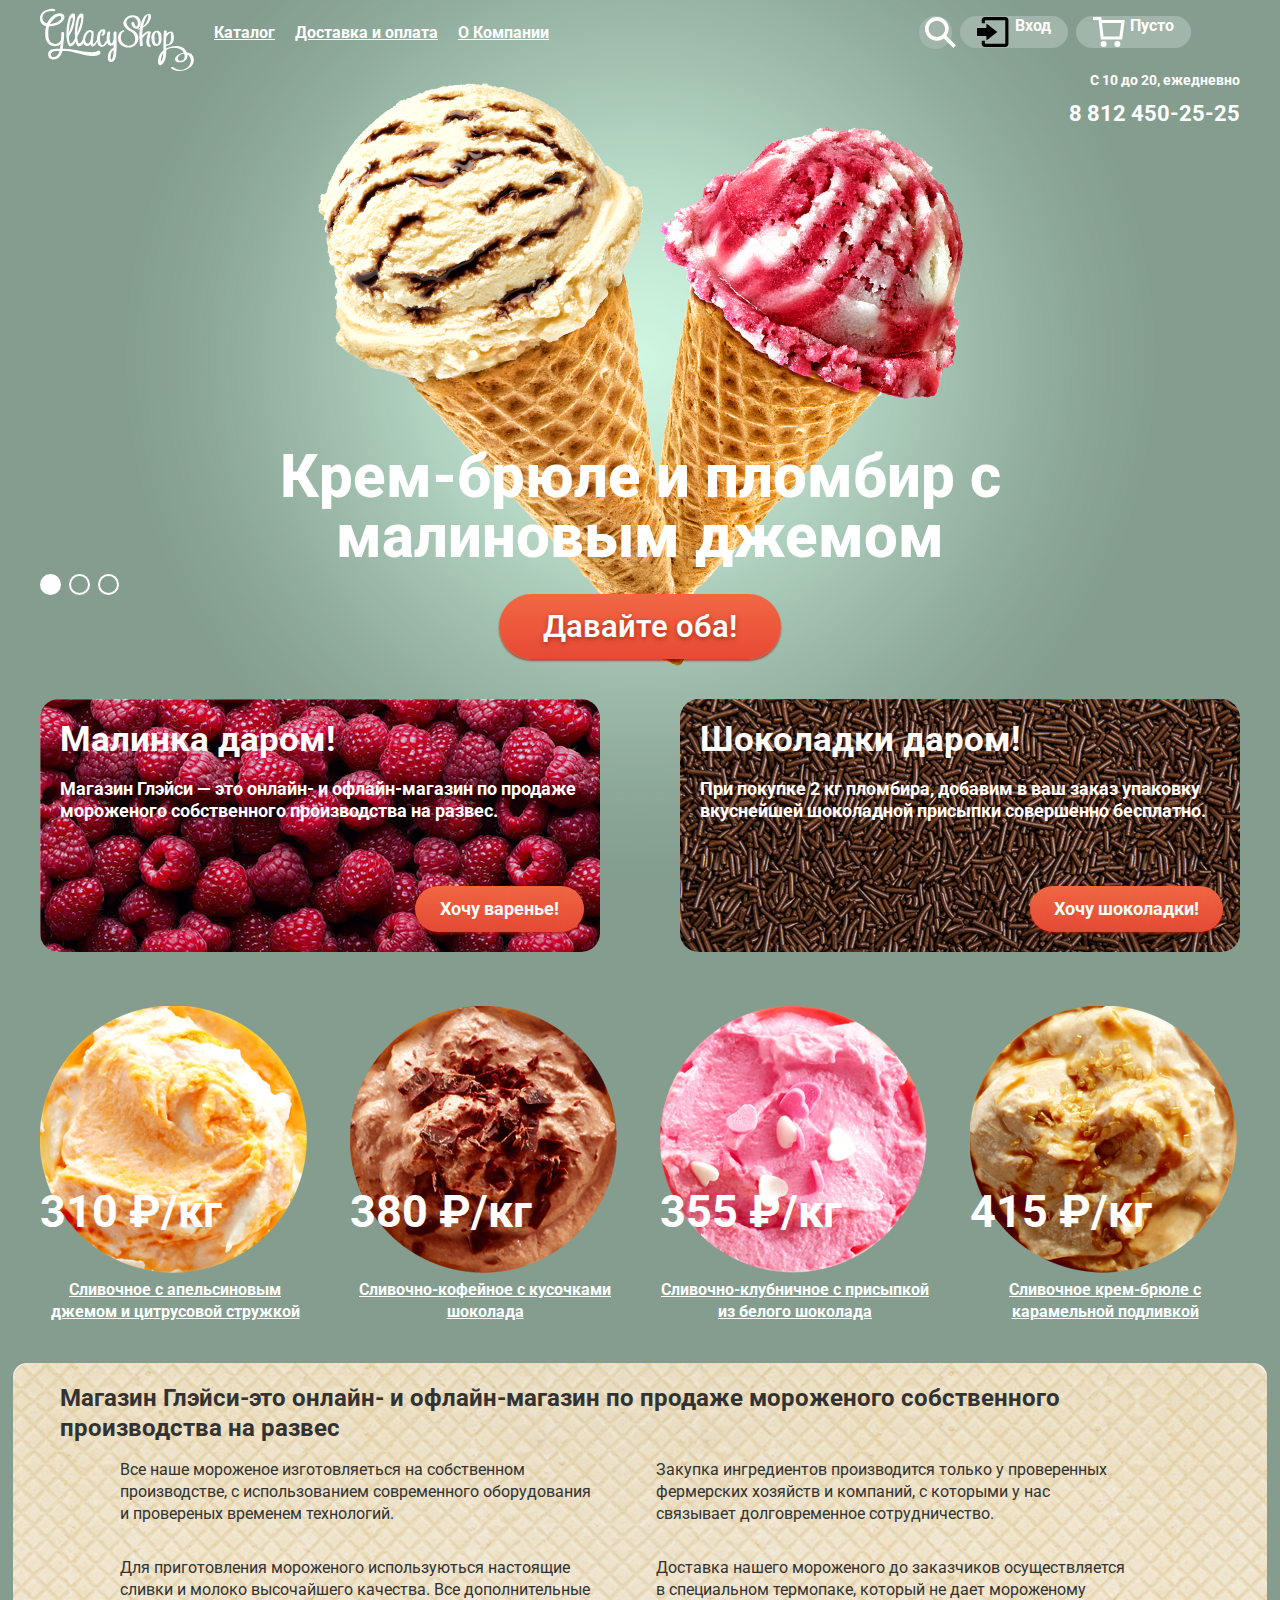
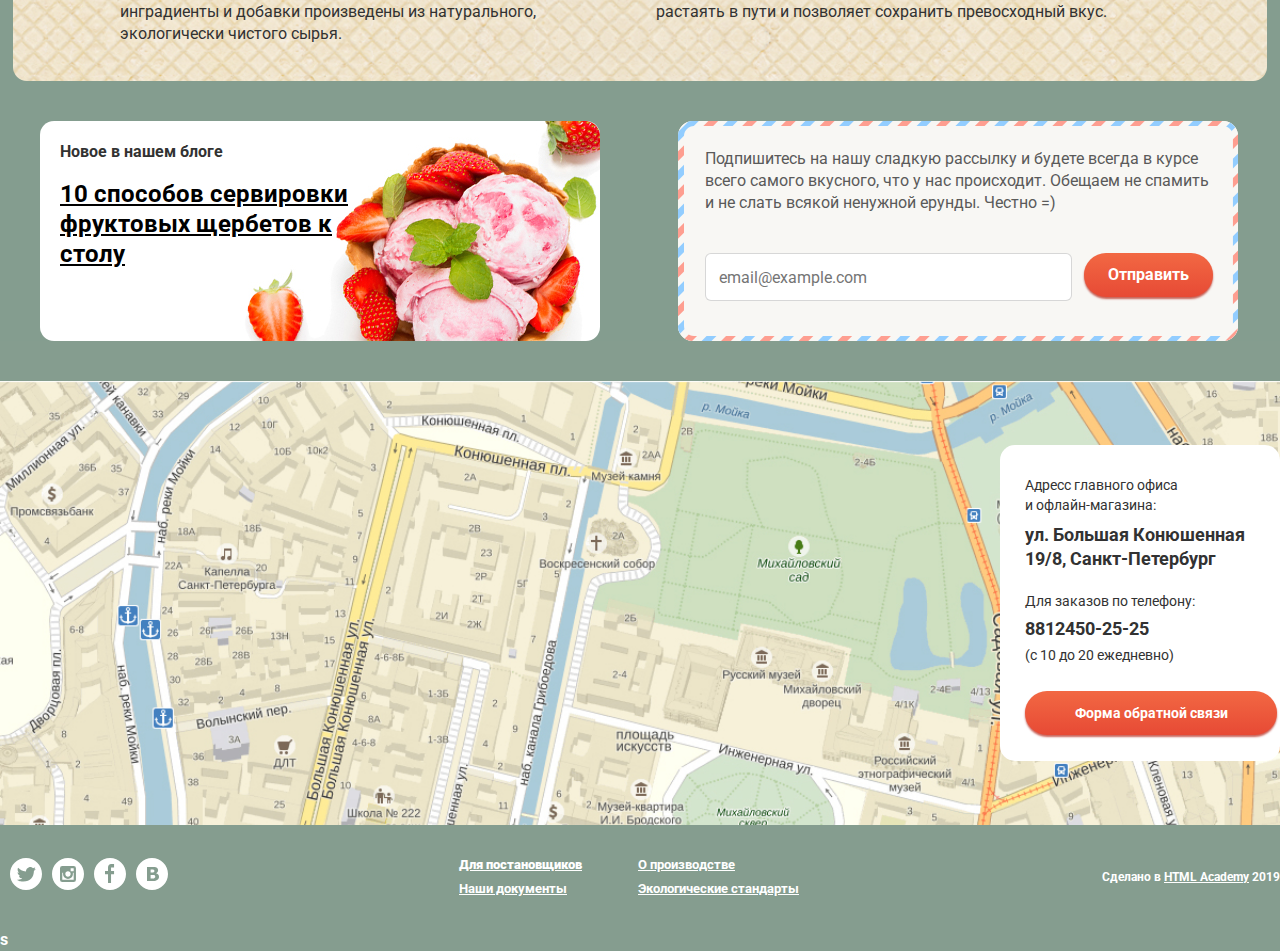
<file: index.html>
<!DOCTYPE html>
<html lang="ru">

<head>
  <meta charset="utf-8">
  <title>HTML Academy: Глейси</title>
  <link href="https://fonts.googleapis.com/css?family=Roboto:400,700&display=swap&subset=cyrillic" rel="stylesheet">
  <link href="css/normalize.css" rel="stylesheet">
  <link href="css/style.css" rel="stylesheet">
</head>

<body>
  <input class="visually-hidden" type="radio" id="product-1" name="toggle" checked>
  <input class="visually-hidden" type="radio" id="product-2" name="toggle">
  <input class="visually-hidden" type="radio" id="product-3" name="toggle">
  <div class="site-wrapper">
    <header>
      <div class="main-header container">
        <nav class="site-navigation">
          <a class="logo">
            <img src="img/svg-gllacy/logo.svg" width="154" height="64" alt="Логотип магазина Глэйси">
          </a>
          <ul class="site-menu">
            <li class="menu-item">
              <a href="catalog.html" class="menu-item-link">Каталог</a>
              <ul class="sub-menu">
                <li>Новинки</li>
                <li><a href="catalog.html">Сливочное</a></li>
                <li><a href="#">Щербеты</a></li>
                <li><a href="#">Фруктовый лед</a></li>
                <li><a href="#">Мелорин</a></li>
              </ul>
            </li>
            <li class="menu-item"><a href="dostavka.html" class="menu-item-link">Доставка и оплата</a></li>
            <li class="menu-item"><a href="company.html" class="menu-item-link">О Компании</a></li>
          </ul>
          <ul class="user-navigation">
            <li>
              <button type="button" class="header-button header-button-search"><img src="img/svg-gllacy/loupe.svg"></button>
              <form class="hidden">
                <input id="seach" type="text" name="seach-1" placeholder="Что ищем?">
              </form>
            </li>
            <li>
              <button type="button" class="header-button header-button-entrance"><img src="img/svg-gllacy/entrance.svg" class="image-entrance">Вход</button>
              <form class="hidden" action="https://echo.htmlacademy.ru" method="post">
                <p>
                  <input id="user-login" type="text" name="login" placeholder="Электронная почта">
                </p>
                <p>
                  <input id="user-password" type="password" name="password" placeholder="Пароль">
                </p>
                <p>
                  <a href="#">Я забыл пароль!</a>
                  <a href="#">Новая регистрация</a>
                </p>
                <button type="submit">Войти</button>
              </form>
            </li>
            <li><button type="button" class="header-button header-button-basket"><img src="img/svg-gllacy/basket.svg" class="image-basket">Пусто</button></li>
          </ul>
        </nav>
      </div>
      <div class="user-information container">
        <p class="schedule">С 10 до 20, ежедневно</p>
        <p class="phone-number">8 812 450-25-25</p>
      </div>
    </header>
    <main class="main-content">
      <div class="container">
        <div>
          <section class="slider">
            <div class="slider-controls">
              <label for="product-1">Первый</label>
              <label for="product-2">Второй</label>
              <label for="product-3">Третий</label>
            </div>
            <ul class="slider-list">
              <li class="slider-item slide" id="slide1">
                <h3 class="slide-title">
                  Крем-брюле и пломбир с малиновым джемом
                </h3>
                <a class="button slide-button" href="#">Давайте оба!</a>
              </li>
              <li class="slider-item slide" id="slide2">
                <h3 class="slide-title">
                  Шоколадный пломбир и лимонный сорбет
                </h3>
                <a class="button slide-button" href="#">Давайте оба!</a>
              </li>
              <li class="slider-item slide" id="slide3">
                <h3 class="slide-title">
                  Пломбир с помадкой и клубничный щербет
                </h3>
                <a class="button slide-button" href="#">Давайте оба!</a>
              </li>
            </ul>
          </section>
        </div>
      </div>
      <div class="stock container">
        <div class="raspberry">
          <div class="contant">
            <p class="bold-font">Малинка даром!</p>
            <p class="raspberry-text">Магазин Глэйси — это онлайн- и офлайн-магазин по продаже мороженого собственного производства на развес.</p>
            <button type="button" class="button-stock-raspberry button">Хочу варенье!</button>
          </div>
        </div>
        <div class="chocolate">
          <div class="contant">
            <p class="bold-font">Шоколадки даром!</p>
            <p>При покупке 2 кг пломбира, добавим в ваш заказ упаковку<br>
              вкуснейшей шоколадной присыпки совершенно бесплатно.</p>
            <button type="button" class="button-stock-chocalate button">Хочу шоколадки!</button>
          </div>
        </div>
      </div>
      <section class="container">
        <h3 class="hidden">Список сливочного мороженого</h3>
        <ul class="ice-cream-list">
          <li class="card">
            <div class="card-content">
              <img src="img/catalog/1.png" width="267" height="267">
              <p class="card-price">310 ₽<span>/кг</span></p>
            </div>
            <a href="" class="card-link">Сливочное с апельсиновым джемом и цитрусовой стружкой</a>
          </li>
          <li class="card">
            <div class="card-content">
              <img src="img/catalog/2.png" width="267" height="267">
              <p class="card-price">380 ₽<span>/кг</span></p>
            </div>
            <a href="" class="card-link">Сливочно-кофейное с кусочками шоколада</a>
          </li>
          <li class="card">
            <div class="card-content">
              <img src="img/catalog/3.png" width="267" height="267">
              <p class="card-price">355 ₽<span>/кг</span></p>
            </div>
            <a href="" class="card-link">Сливочно-клубничное с присыпкой из белого шоколада</a>
          </li>
          <li class="card">
            <div class="card-content">
              <img src="img/catalog/4.png" width="267" height="267">
              <p class="card-price">415 ₽<span>/кг</span></p>
            </div>
            <a href="" class="card-link">Сливочное крем-брюле с карамельной подливкой</a>
          </li>
        </ul>
      </section>
      <section class="features container">
        <h2 class="hidden">Преимущества</h2>
        <div class="contant">
          <p class="features-text">Магазин Глэйси-это онлайн- и офлайн-магазин по продаже мороженого
            собственного производства на развес</p>
          <ul class="features-list">
            <li class="feature-item">
              <p>Все наше мороженое изготовляеться на собственном производстве,
                с использованием современного оборудования и провереных временем технологий.</p>
            </li>

            <li class="feature-item">
              <p>Закупка ингредиентов производится только у проверенных
                фермерских хозяйств и компаний, с которыми у нас связывает
                долговременное сотрудничество.</p>
            </li>
            <li class="feature-item">
              <p>Для приготовления мороженого используються настоящие
                сливки и молоко высочайшего качества. Все дополнительные
                инградиенты и добавки произведены из натурального,
                экологически чистого сырья.</p>
            </li>
            <li class="feature-item">
              <p>Доставка нашего мороженого до заказчиков осуществляется
                в специальном термопаке, который не дает мороженому
                растаять в пути и позволяет сохранить превосходный вкус.</p>
            </li>
          </ul>
        </div>
      </section>
      <div class="box container">
        <article class="blog-list">
          <div class="contant">
            <h3 class="hidden">Блог</h3>
            <p class="blog-text">Новое в нашем блоге</p>
            <a href="news.html" class="blog-link">10 способов сервировки <br> фруктовых щербетов к <br> столу</a>
          </div>
        </article>
        <div class="mail">
          <div>
            <p class="mail-text">Подпишитесь на нашу сладкую рассылку и будете всегда в курсе <br>
              всего самого вкусного, что у нас происходит. Обещаем не спамить <br>
              и не слать всякой ненужной ерунды. Честно =) </p>
            <div class="box-mail">
              <form action="https://echo.htmlacademy.ru" method="post">
                <input class="email" id="email" type="text" name="email-login" placeholder="email@example.com">
              </form>
              <button type="submit" class="button-email button">Отправить</button>
            </div>
          </div>
        </div>
      </div>
    </main>
  </div>
  <footer>
    <section class="location">
      <h2 class="hidden">Контактная информация</h2>
      <div class="container location-content">
        <div class="location-text">
          <p class="adress">Адресс главного офиса <br> и офлайн-магазина:</p>
          <p class="coordinates">ул. Большая Конюшенная 19/8, Санкт-Петербург</p>
          <p class="text-number">Для заказов по телефону:</p>
          <p class="bold-number">8812450-25-25</p>
          <p class="adress">(с 10 до 20 ежедневно)</p>
          <button type="button" class="button-location button">Форма обратной связи</button>
        </div>
        <form class="hidden" action="https://echo.htmlacademy.ru" method="post">
          <p>Мы обязательно вам ответим!</p>
          <p>
            <input id="name" type="text" name="name" placeholder="Как вас зовут?">
          </p>
          <p><input id="post" type="text" name="post" placeholder="Ваша почта для ответа?">
          </p>
          <p>
            <input id="write" type="text" name="write" placeholder="Напишите что-нибудь...">
          </p>
          <button type="submit">Отправить</button>
        </form>
      </div>
    </section>
    <div class="main-footer">
      <div>
        <ul class="social-netmork">
          <li>
            <a href="#" class="social-item">
              <img src="img/svg-gllacy/twitter.svg" alt="Твитер">
            </a>
          </li>
          <li>
            <a href="#" class="social-item">
              <img src="img/svg-gllacy/instagram.svg" alt="Инстаграм">
            </a>
          </li>
          <li>
            <a href="#" class="social-item">
              <img src="img/svg-gllacy/fb.svg" alt="Фейсбук">
            </a>
          </li>
          <li>
            <a href="#" class="social-item">
              <img src="img/svg-gllacy/vk.svg" alt="Вконтакте">
            </a>
          </li>
        </ul>
      </div>
      <div>
        <ul class="menu-footer">
          <li>
            <a href="#" class="footer-item"><b>Для постановщиков</b></a>
          </li>
          <li>
            <a href="#" class="footer-item">О производстве</a>
          </li>
          <li>
            <a href="#" class="footer-item">Наши документы</a>
          </li>
          <li>
            <a href="#" class="footer-item">Экологические стандарты</a>
          </li>
        </ul>
      </div>
      <p class="produce">
        Сделано в
        <a href="https://htmlacademy.ru" class="link-produce">HTML Academy</a>
        <time datetime="2019">2019</time>
      </p>
    </div>
  </footer>s
</body>

</html>
</file>
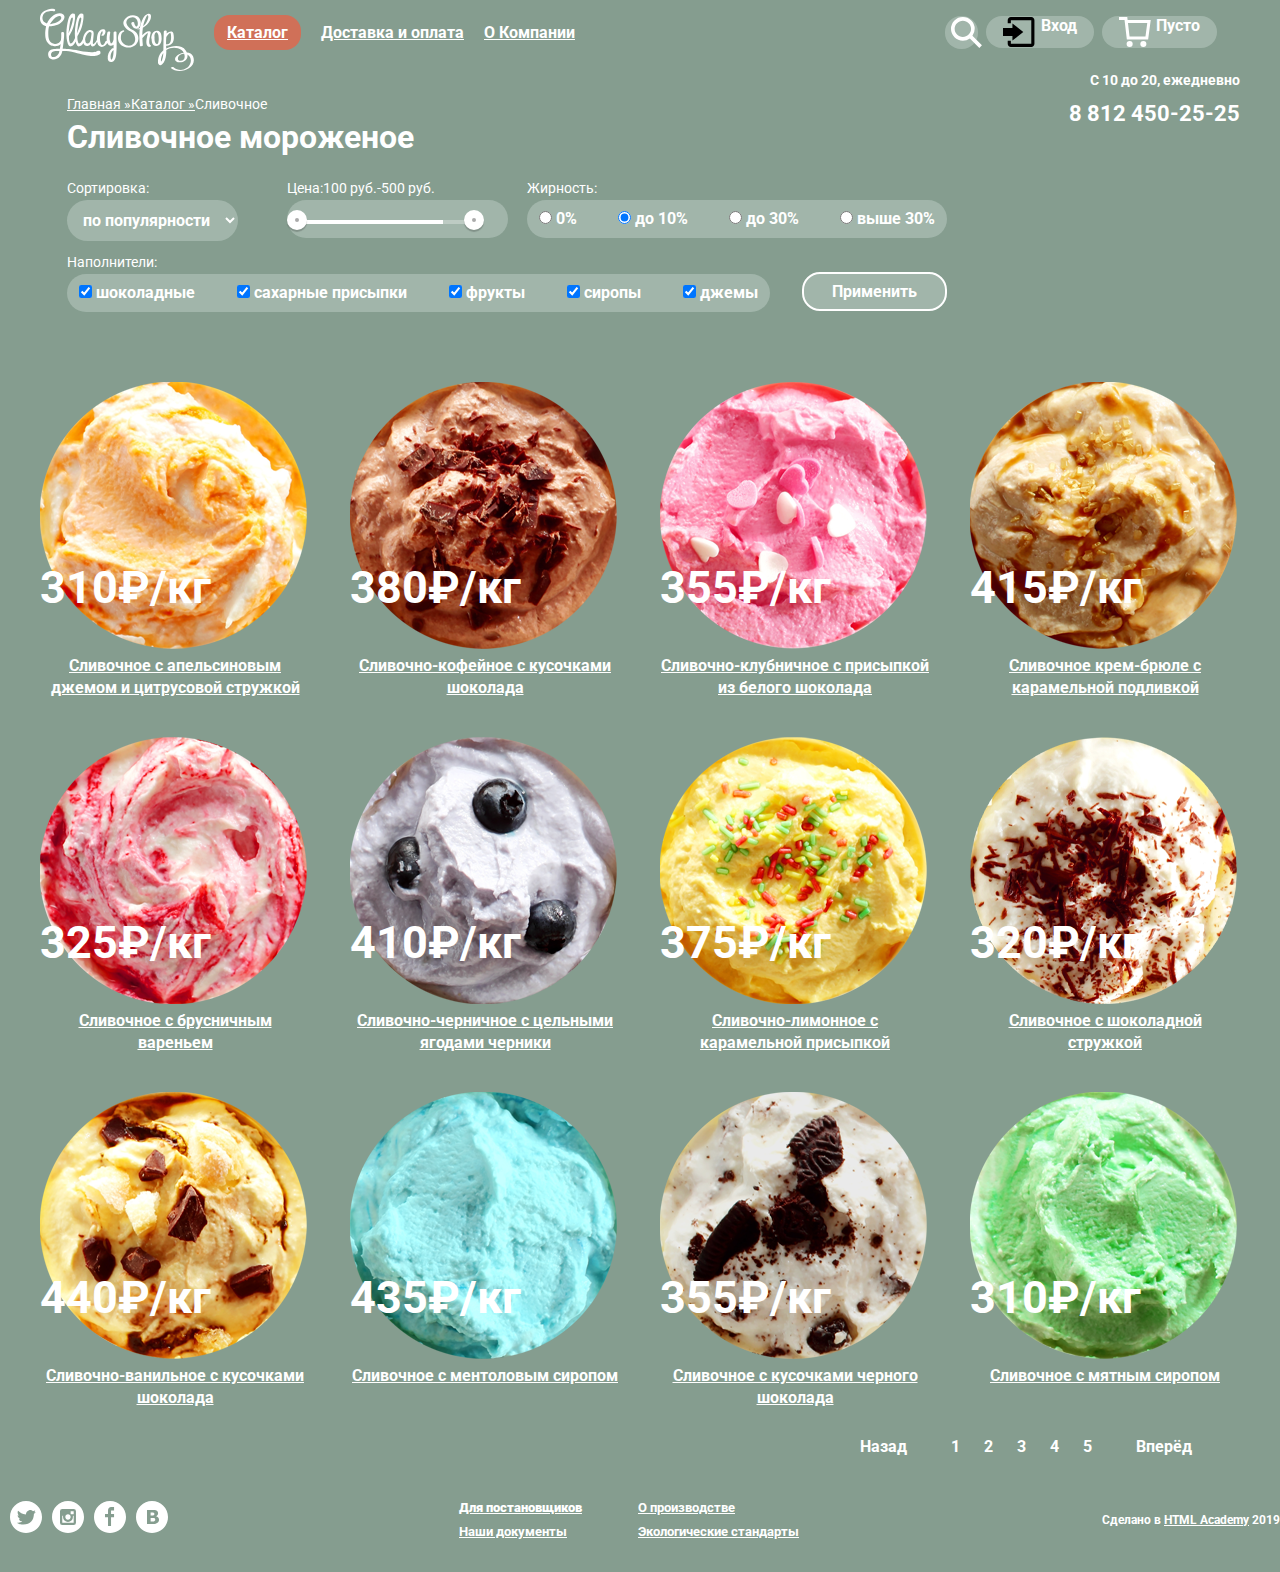
<file: catalog.html>
<!DOCTYPE html>
<html lang="ru">

<head>
  <meta charset="utf-8">
  <title>HTML Academy: Глейси</title>
  <link href="https://fonts.googleapis.com/css?family=Roboto:400,700&display=swap&subset=cyrillic" rel="stylesheet">
  <link href="css/normalize.css" rel="stylesheet">
  <link href="css/style.css" rel="stylesheet">
</head>

<body>
  <div class="page-wrapper container">
      <header>
        <div class="main-header">
          <nav class="site-navigation">
            <a class="logo">
              <img src="img/svg-gllacy/logo.svg" width="154" height="64" alt="Логотип магазина Глэйси">
            </a>
            <ul class="site-menu">
              <li class="menu-item">
                <a href="catalog.html" class="menu-item-link active">Каталог</a>
                <ul class="sub-menu">
                  <li>Новинки</li>
                  <li><a href="catalog.html">Сливочное</a></li>
                  <li><a href="#">Щербеты</a></li>
                  <li><a href="#">Фруктовый лед</a></li>
                  <li><a href="#">Мелорин</a></li>
                </ul>
              </li>
              <li class="menu-item"><a href="dostavka.html" class="menu-item-link">Доставка и оплата</a></li>
              <li class="menu-item"><a href="company.html" class="menu-item-link">О Компании</a></li>
            </ul>
            <ul class="user-navigation">
              <li>
                <button type="button" class="header-button header-button-search"><img src="img/svg-gllacy/loupe.svg"></button>
                <form class="hidden">
                  <input id="seach" type="text" name="seach-1" placeholder="Что ищем?">
                </form>
              </li>
              <li>
                <button type="button" class="header-button header-button-entrance"><img src="img/svg-gllacy/entrance.svg" class="image-entrance">Вход</button>
                <form class="hidden" action="https://echo.htmlacademy.ru" method="post">
                  <p>
                    <input id="user-login" type="text" name="login" placeholder="Электронная почта">
                  </p>
                  <p>
                    <input id="user-password" type="password" name="password" placeholder="Пароль">
                  </p>
                  <p>
                    <a href="#">Я забыл пароль!</a>
                    <a href="#">Новая регистрация</a>
                  </p>
                  <button type="submit">Войти</button>
                </form>
              </li>
              <li><button type="button" class="header-button header-button-basket"><img src="img/svg-gllacy/basket.svg" class="image-basket">Пусто</button></li>
            </ul>
          </nav>
        </div>
        <div class="user-content">
          <div class="user-information">
            <p class="schedule">С 10 до 20, ежедневно</p>
            <p class="phone-number">8 812 450-25-25</p>
          </div>
          <div class="navigation-content">
            <ul class="site-explorer">
              <li><a href="index.html">Главная &#187;</a></li>
              <li><a href="catalog.html">Каталог &#187;</a></li>
              <li>Сливочное</li>
            </ul>
          </div>
        </div>
      </header>
      <main>
        <div>
          <h1 class="page-title">Сливочное мороженое</h1>
          <section>
            <h2 class="hidden">Фильтры товаров</h2>
            <form method="get" action="https://echo.htmlacademy.ru" class="filters">
              <div class="sorting-filter">
                <p class="name-filters">Сортировка:</p>
                <select name="list1" class="form-filters">
                  <option value="1">по популярности</option>
                </select>
              </div>
              <div class="price-filter">
                <p class="name-filters">Цена:100 руб.-500 руб.</p>
                <div class="range-controls form-filters">
                  <div class="scale">
                    <div class="bar"></div>
                  </div>
                  <div class="range-toggle range-toggle-min"></div>
                  <div class="range-toggle range-toggle-max"></div>
                </div>
              </div>
              <div class="fat-filter">
                <fieldset class="filter">
                  <legend class="name-filters">Жирность:</legend>
                  <ul class="filter-list form-filters">
                    <li>
                      <input type="radio" name="fat-content" id="Fat-content0" />
                      <label for="Fat-content0">0%</label>
                    </li>
                    <li>
                      <input type="radio" name="fat-content" id="Fat-content10" checked />
                      <label for="Fat-content10">до 10%</label>
                    </li>
                    <li>
                      <input type="radio" name="fat-content" id="Fat-content30" />
                      <label for="Fat-content30">до 30%</label>
                    </li>
                    <li>
                      <input type="radio" name="fat-content" id="Fat-content-above-30" />
                      <label for="Fat-content-above-30">выше 30%</label>
                    </li>
                  </ul>
                </fieldset>
              </div>
              <div class="fillers-filter">
                <fieldset class="filter">
                  <legend class="name-filters">Наполнители:</legend>
                  <ul class="filter-list form-filters">
                    <li>
                      <input type="checkbox" name="chocolate" id="chocolate" checked>
                      <label for="chocolate">шоколадные</label>
                    </li>
                    <li>
                      <input type="checkbox" name="sugar" id="sugar" checked>
                      <label for="sugar">сахарные присыпки</label>
                    </li>
                    <li>
                      <input type="checkbox" name="fruits" id="fruits" checked>
                      <label for="fruits">фрукты</label>
                    </li>
                    <li>
                      <input type="checkbox" name="syrups" id="syrups" checked>
                      <label for="syrups">сиропы</label>
                    </li>
                    <li>
                      <input type="checkbox" name="jams" id="jams" checked>
                      <label for="jams">джемы</label>
                    </li>
                  </ul>
                </fieldset>
              </div>
              <button type="submit" class="filter-button">Применить</button>
            </form>
          </section>
        </div>
        <section>
          <h2 class="hidden">Список сливочного мороженого</h2>
          <ul class="ice-cream-list">
            <li class="card">
              <div class="card-content">
                <img src="img/catalog/1.png" width="267" height="267">
                <p class="card-price">310₽<span>/кг</span></p>
              </div>
              <a href="" class="card-link">Сливочное с апельсиновым джемом и цитрусовой стружкой</a>
            </li>
            <li class="card">
              <div class="card-content">
                <img src="img/catalog/2.png" width="267" height="267">
                <p class="card-price">380₽<span>/кг</span></p>
              </div>
              <a href="" class="card-link">Сливочно-кофейное с кусочками шоколада</a>
            </li>
            <li class="card">
              <div class="card-content">
                <img src="img/catalog/3.png" width="267" height="267">
                <p class="card-price">355₽<span>/кг</span></p>
              </div>
              <a href="" class="card-link">Сливочно-клубничное с присыпкой из белого шоколада</a>
            </li>
            <li class="card">
              <div class="card-content">
                <img src="img/catalog/4.png" width="267" height="267">
                <p class="card-price">415₽<span>/кг</span></p>
              </div>
              <a href="" class="card-link">Сливочное крем-брюле с карамельной подливкой</a>
            </li>
            <li class="card">
              <div class="card-content">
                <img src="img/catalog/5.png" width="267" height="267">
                <p class="card-price">325₽<span>/кг</span></p>
              </div>
              <a href="" class="card-link">Сливочное с брусничным вареньем</a>
            </li>
            <li class="card">
              <div class="card-content">
                <img src="img/catalog/6.png" width="267" height="267">
                <p class="card-price">410₽<span>/кг</span></p>
              </div>
              <a href="" class="card-link">Сливочно-черничное с цельными ягодами черники</a>
            </li>
            <li class="card">
              <div class="card-content">
                <img src="img/catalog/7.png" width="267" height="267">
                <p class="card-price">375₽<span>/кг</span></p>
              </div>
              <a href="" class="card-link">Сливочно-лимонное с карамельной присыпкой</a>
            </li>
            <li class="card">
              <div class="card-content">
                <img src="img/catalog/8.png" width="267" height="267">
                <p class="card-price">320₽<span>/кг</span></p>
              </div>
              <a href="" class="card-link">Сливочное с шоколадной стружкой</a>
            </li>
            <li class="card">
              <div class="card-content">
                <img src="img/catalog/9.png" width="267" height="267">
                <p class="card-price">440₽<span>/кг</span></p>
              </div>
              <a href="" class="card-link">Сливочно-ванильное с кусочками шоколада</a>
            </li>
            <li class="card">
              <div class="card-content">
                <img src="img/catalog/10.png" width="267" height="267">
                <p class="card-price">435₽<span>/кг</span></p>
              </div>
              <a href="" class="card-link">Сливочное с ментоловым сиропом</a>
            </li>
            <li class="card">
              <div class="card-content">
                <img src="img/catalog/11.png" width="267" height="267">
                <p class="card-price">355₽<span>/кг</span></p>
              </div>
              <a href="" class="card-link">Сливочное с кусочками черного шоколада</a>
            </li>
            <li class="card">
              <div class="card-content">
                <img src="img/catalog/12.png" width="267" height="267">
                <p class="card-price">310₽<span>/кг</span></p>
              </div>
              <a href="" class="card-link">Сливочное с мятным сиропом</a>
            </li>
          </ul>
          <div class="paginator">
            <a class="prev" href="#prev">Назад</a>
            <a href="#1">1</a>
            <a href="#2">2</a>
            <a href="#3">3</a>
            <a href="#4">4</a>
            <a href="#5">5</a>
            <a class="next" href="#next">Вперёд</a>
          </div>
        </section>
      </main>
      </div>
      <footer>
        <div class="main-footer">
          <div>
            <ul class="social-netmork">
              <li>
                <a href="#" class="social-item">
                  <img src="img/svg-gllacy/twitter.svg" alt="Твитер">
                </a>
              </li>
              <li>
                <a href="#" class="social-item">
                  <img src="img/svg-gllacy/instagram.svg" alt="Инстаграм">
                </a>
              </li>
              <li>
                <a href="#" class="social-item">
                  <img src="img/svg-gllacy/fb.svg" alt="Фейсбук">
                </a>
              </li>
              <li>
                <a href="#" class="social-item">
                  <img src="img/svg-gllacy/vk.svg" alt="Вконтакте">
                </a>
              </li>
            </ul>
          </div>
          <div>
            <ul class="menu-footer">
              <li>
                <a href="#" class="footer-item"><b>Для постановщиков</b></a>
              </li>
              <li>
                <a href="#" class="footer-item">О производстве</a>
              </li>
              <li>
                <a href="#" class="footer-item">Наши документы</a>
              </li>
              <li>
                <a href="#" class="footer-item">Экологические стандарты</a>
              </li>
            </ul>
          </div>
          <p class="produce">
            Сделано в
            <a href="https://htmlacademy.ru" class="link-produce">HTML Academy</a>
            <time datetime="2019">2019</time>
          </p>
        </div>
      </footer>
</body>

</html>
</file>
<file: css/style.css>
body {
  margin: 0;
  padding: 0;
  font-family: Roboto, Arial, sans-serif;
  font-size: 16px;
  line-height: 22px;
  font-weight: 700;
  color: #ffffff;
  /* background-color: #8ca698; */
  background-image: url("../img/bg.jpg");
  background-position: 100%;
}

a {
  text-decoration: underline;
  color: #ffffff;
}

ul {
  list-style: none;
}

button {
  font: inherit;
  text-align: center;
  color: #ffffff;
  vertical-align: middle;
  background-color: #ef6140;
}

button:hover,
button:focus {
  background-color: #f38267;
}

.button:active {
  background-color: #dc5539;
}

input {
  font: inherit;
  background-color: transparent;
  border: 2px solid #d3d3d3;
}

input:hover,
input:focus {
  border: 1px solid #c7c6c5;
}

input:active {
  border: 1px solid #8fbdec;
}

/* .page-wrapper {
  background-color: #849d8f;
} */
.container {
  margin-right: auto;
  margin-left: auto;
  width: 1200px;
  padding-left: 27px;
  padding-right: 27px;
}

.main-header {
  display: flex;
}

.logo {
  display: flex;
}

.site-navigation {
  display: flex;
  flex-direction: row;
  margin-top: 8px;
}

.site-menu {
  display: flex;
  padding: 0px;
}

.sub-menu {
  display: none;
}

.menu-item {
  margin-left: 20px;
  flex-wrap: nowrap;
}

.menu-item-link {
  white-space: nowrap;
}

.active {
  background-color: rgb(208, 112, 88);
  border-radius: 16px;
  padding-left: 13px;
  padding-right: 13px;
  padding-top: 8px;
  padding-bottom: 8px;
}

.user-navigation {
  display: flex;
  margin-top: 8px;
  margin-left: 370px;
  margin-bottom: 0;
  padding: 0px;
}

.header-button-search {
  width: 33px;
  height: 33px;
  border-radius: 50%;
}

.header-button-entrance {
  padding-right: 17px;
  padding-left: 17px;
  height: 32px;
  margin-left: 8px;
}

.image-entrance {
  margin-right: 5px;
}

.header-button-basket {
  padding-right: 17px;
  padding-left: 17px;
  height: 32px;
  margin-left: 8px;
}

.image-basket {
  margin-right: 5px;
}

.header-button {
  display: flex;
  background-color: #a1b5aa;
  border: 0;
  white-space: nowrap;
  /* border-top-left-radius: 16px;
  border-top-left-radius: 16px;
  border-top-left-radius: 16px;
  border-top-left-radius: 16px; */
  border-radius: 16px;
}

.header-button:focus,
.header-button:hover {
  color: #000000;
  background-color: #ffffff;
}

.site-navigation,
.user-navigation {
  font-size: 16px;
  line-height: 18px;
  color: #ffffff;
}

.user-navigation a:hover,
.user-navigation a:focus {
  background-color: #ffbc9e;
}

.user-content {
  display: flex;
  justify-content: space-between;
}

.user-information {
  text-align: right;
  margin-top: 0px;
}

.navigation-content {
  order: -1;
}

.site-explorer {
  display: flex;
  padding: 0;
  margin-left: 27px;
  margin-top: 24px;
  font-size: 14px;
  line-height: 16px;
  font-weight: normal;
}

.schedule {
  font-size: 14px;
  line-height: 16px;
  margin-top: 0;
  font-weight: bold;
  z-index: 159;
}

.phone-number {
  margin: 0;
  font-size: 22px;
  line-height: 24px;
  margin-top: 8px;
}

.visually-hidden {
  position: absolute;
  width: 1px;
  height: 1px;
  clip: rect(0, 0, 0, 0);
}

.site-wrapper {
  background-color: #849d8f;
  background-image: url("../img/slider1.png");
  background-repeat: no-repeat;
  background-position: top center;
  transition: background-image 0.5s ease, background-color 0.5s ease;
}

.site-wrapper::before,
.site-wrapper::after {
  content: "";
  visibility: hidden;
}

.site-wrapper::before {
  background-image: url("../img/slider2.png");
}

.site-wrapper::after {
  background-image: url("../img/slider3.png");
}

.slider {
  position: relative;
  padding-top: 321px;
  text-align: center;
  color: #ffffff;
}

.slider-list {
  margin: 0;
  padding: 0;
  list-style: none;
}

.slide {
  display: none;
}

.slide-title {
  width: 800px;
  margin: 0 auto;
  margin-bottom: 27px;
  font-size: 60px;
  line-height: 60px;
  font-weight: 800;
}

.slide-button {
  display: inline-block;
  padding: 12px 44px;
  font-weight: 600;
  font-size: 31px;
  line-height: 41px;
  text-align: center;
  color: #ffffff;
  vertical-align: top;
  text-decoration: none;
  text-shadow: 0 2px 5px rgba(160, 32, 11, 0.76);
  background: #f26843;
  background: linear-gradient(to bottom, #f26843 0%, #e74a35 100%);
  border-radius: 50px;
  box-shadow: 0 2px 2px rgba(172, 16, 0, 0.64);
  border: none;
  cursor: pointer;
}

.button:hover {
  background: linear-gradient(to bottom, #f58669 0%, #ec6f5e 100%);
  box-shadow: 0 2px 2px rgba(172, 16, 0, 1);
}

.button:active {
  background: linear-gradient(to bottom, #d84732 0%, #e1613e 100%);
  box-shadow: inset 0 2px 2px rgba(172, 16, 0, 1);
}

.slider-controls {
  position: absolute;
  bottom: 63px;
  left: 0;
  z-index: 20;
  font-size: 0;
}

.slider-controls label {
  display: inline-block;
  width: 17px;
  height: 17px;
  margin-right: 8px;
  vertical-align: top;
  background-color: transparent;
  border: 2px solid #ffffff;
  border-radius: 50%;
  cursor: pointer;
}

#product-1:checked~.site-wrapper {
  background-color: #849d8f;
  background-image: url("../img/slider1.png");
}

#product-2:checked~.site-wrapper {
  background-color: #8996a6;
  background-image: url("../img/slider2.png");
}

#product-3:checked~.site-wrapper {
  background-color: #9d8b84;
  background-image: url("../img/slider3.png");
}

#product-1:checked~.site-wrapper #slide1,
#product-2:checked~.site-wrapper #slide2,
#product-3:checked~.site-wrapper #slide3 {
  display: block;
}

#product-1:checked~.site-wrapper label[for="product-1"],
#product-2:checked~.site-wrapper label[for="product-2"],
#product-3:checked~.site-wrapper label[for="product-3"] {
  background-color: #ffffff;
}

.stock {
  display: flex;
  flex-direction: row;
  justify-content: space-between;
  margin-top: 40px;
}

.raspberry {
  display: flex;
  font-size: 18px;
  font-weight: 700;
  line-height: 22px;
  border-radius: 19px;
  background-color: #8ca698;
  background-image: url("../img/raspberry-background.jpg");
  background-repeat: no-repeat;
  width: 560px;
}

.raspberry-text {
  font-size: 18px;
  color: rgb(255, 255, 255);
  font-weight: bold;
  line-height: 22px;
  text-align: left;
  z-index: 166;
}

.contant {
  padding: 20px;
}

.bold-font {
  font-size: 35px;
  font-weight: 700;
  line-height: 41px;
  margin: 0;
}

.button-stock-raspberry {
  border: 0;
  margin-left: 355px;
  margin-top: 46px;
  height: 46px;
  padding-right: 22px;
  padding-left: 22px;
  white-space: nowrap;
  border-radius: 35px;
  box-shadow: 0 2px 2px rgba(172, 16, 0, 0.64);
  background-image: linear-gradient(to top, #e74a35 0%, #f26843 100%);
  opacity: 0.99;
  width: 169px;
}

.button-stock-chocalate {
  border: 0;
  margin-left: 330px;
  margin-top: 46px;
  height: 46px;
  padding-right: 22px;
  padding-left: 22px;
  white-space: nowrap;
  border-radius: 35px;
  box-shadow: 0 2px 2px rgba(172, 16, 0, 0.64);
  background-image: linear-gradient(to top, #e74a35 0%, #f26843 100%);
  opacity: 0.99;
  width: 193px;
}

.chocolate {
  display: flex;
  font-size: 18px;
  font-weight: 700;
  line-height: 22px;
  border-radius: 19px;
  background-color: #8ca698;
  background-image: url("../img/chocolate-background.jpg");
  background-repeat: no-repeat;
  width: 560px;
}

.ice-cream-list {
  display: flex;
  padding-left: 0;
  justify-content: space-between;
  flex-wrap: wrap;
}

.card {
  display: flex;
  flex-direction: column;
  width: 270px;
  margin-top: 38px;
}

.card-content {
  position: relative;
}

.card-price {
  position: absolute;
  bottom: 0;
  left: 0;
  font-size: 45px;
  font-weight: 700;
  line-height: 45px;
}

.card-link {
  text-align: center;
}

.features {
  /* border-top-left-radius: 14px;
  border-bottom-left-radius: 14px;
  border-top-right-radius: 14px;
  border-bottom-right-radius: 14px;*/
  border-radius: 14px;
  margin-top: 40px;
  color: #323232;
  background-image: url("../img/waffle.bg.jpg");
  background-size: cover;
  background-repeat: no-repeat;
}

.features-text {
  font-size: 24px;
  line-height: 30px;
  margin: 0;
}

.features-list {
  display: flex;
  flex-wrap: wrap;
  margin: 0;
  padding: 0;
}

.feature-item {
  display: flex;
  flex-direction: column;
  color: #323232;
  font-size: 16px;
  font-weight: 400;
  line-height: 22px;
  width: 476px;
  margin-left: 60px;
}

.box {
  display: flex;
  flex-direction: row;
  justify-content: space-between;
  margin-top: 40px;
}

.blog-list {
  /* display: block; */
  color: #323232;
  border-radius: 14px;
  background-color: #8ca698;
  background-image: url("../img/strawberry-bg.jpg");
  background-repeat: no-repeat;
  width: 560px;
  height: 220px;
}

.blog-text {
  margin-top: 0;
}

.blog-link {
  font-size: 24px;
  line-height: 30px;
  color: #000000;
}

.mail {
  display: block;
  color: #323232;
  font-size: 16px;
  line-height: 22px;
  padding: 27px;
  background-image: url("../img/substrate.jpg");
  background-repeat: no-repeat;
}

.mail-text {
  margin: 0;
  color: #5a5a5a;
  font-size: 16px;
  font-weight: 400;
  line-height: 22px;
}

.box-mail {
  display: flex;
}

.email {
  margin-top: 39px;
  width: 350px;
  height: 44px;
  border: 1px solid rgba(178, 178, 178, 0.52);
  border-radius: 6px;
  background-color: #ffffff;
  color: #999999;
  font-size: 16px;
  font-weight: 400;
  line-height: 24px;
  padding-left: 13px;
}

.button-email {
  margin-left: 12px;
  margin-top: 39px;
  width: 129px;
  height: 44px;
  box-shadow: 0 2px 2px rgba(172, 16, 0, 0.64);
  border: 0;
  border-radius: 35px;
  background-color: #e84d37;
  background-image: linear-gradient(to top, #e74a35 0%, #f26843 100%);
}

.location {
  display: flex;
  margin-top: 40px;
  color: #323232;
  font-size: 14px;
  line-height: 20px;
  background-color: #8ca698;
  background-image: url("../img/map.jpg");
  background-size: cover;
  background-repeat: no-repeat;
  min-height: 432px;
}

.location-content {
  margin-top: 64px;
  margin-left: 1000px;
  margin-right: 30px;
  margin-bottom: 64px;
  padding-top: 30px;
  padding-left: 25px;
  padding-right: 25px;
  border-radius: 15px;
  background-color: #ffffff;
  width: 250px;
  /* height: 305px; */
}

.location-text {
  width: 230px;
}

.adress {
  color: #323232;
  font-size: 14px;
  font-weight: 400;
  line-height: 20px;
  margin: 0;
}

.coordinates {
  color: #323232;
  font-size: 18px;
  font-weight: bold;
  line-height: 24px;
  margin-top: 8px;
  margin-bottom: 20px;
}

.text-number {
  color: #323232;
  font-size: 14px;
  font-weight: 400;
  line-height: 20px;
  margin: 0;
}

.bold-number {
  olor: #323232;
  font-size: 18px;
  font-weight: bold;
  line-height: 24px;
  margin-top: 6px;
  margin-bottom: 4px;
}

/* .bold {
  color: #323232;
  font-size: 18px;
  font-weight: 700;
  line-height: 24px;
  padding-top: 9px;
  padding-bottom: 26px;
} */
/*
.bold-number {
  color: #323232;
  font-size: 18px;
  font-weight: 700;
  line-height: 24px;
  padding-bottom: 26px;
} */
.button-location {
  margin-top: 26px;
  margin-bottom: 26px;
  box-shadow: 0 2px 2px rgba(172, 16, 0, 0.64);
  border: 0;
  border-radius: 35px;
  background-color: #e84d37;
  background-image: linear-gradient(to top, #e74a35 0%, #f26843 100%);
  width: 252px;
  height: 44px;
}

.main-footer {
  display: flex;
  justify-content: space-between;
  align-items: center;
  height: 104px;
}

.social-netmork {
  display: flex;
  margin: 0;
  padding: 0;
}

.social-item {
  margin-left: 10px;
}

.menu-footer {
  display: flex;
  flex-wrap: wrap;
  justify-content: space-between;
  color: #ffffff;
  padding: 0;
  width: 352px;
}

.footer-item {
  display: flex;
  flex-direction: column;
  font-size: 13px;
  line-height: 24px;
  text-align: left;
  width: 173px;
}

.produce {
  font-size: 12px;
  line-height: 18px;
  text-align: left;
  color: #ffffff;
}

.link-produce {
  text-decoration: underline;
}

.hidden {
  display: none;
  visibility: hidden;
}

.page-title {
  margin-left: 27px;
  margin-top: 0;
  margin-bottom: 32px;
}

.filters fieldset {
  border: none;
}

.name-filters {
  font-size: 14px;
  font-weight: normal;
  line-height: 16px;
  text-align: left;
  z-index: 148;
  margin-top: 0;
  margin-bottom: 4px;
}

.filters {
  display: flex;
  justify-content: space-between;
  /* display: inline-flex; */
  flex-direction: row;
  flex-wrap: wrap;
  font-size: 16px;
  line-height: 18px;
  margin-left: 27px;
  width: 880px;
}

.range-controls {
  position: relative;
  margin-top: 20px;
  /* width: 221px; */
  height: 18px;
}

.range-controls .scale {
  height: 4px;
  background: rgba(255, 255, 255, 0.3);
  margin-top: 10px;
    width: 180px;
}

.range-controls .bar {
  width: 80%;
  height: 4px;
  background: #ffffff;
}

.range-toggle {
  position: absolute;
  top: 10px;
    left: -9px;
  width: 4px;
  height: 4px;
  background: #ababab;
  border: 8px solid #ffffff;
  border-radius: 50%;
  box-shadow: 0 2px 1px 0 rgba(0, 1, 1, 0.2);
  cursor: pointer;
}

.range-toggle:hover {
  background: #1c4f80;
}

.range-toggle-min {
  left: 0;
}

.range-toggle-max {
  left: 80%;
}

.sorting-filter {
  width: 201px;
}

.price-filter {
  width: 221px;
}

.fat-filter {
  width: 420px;
}

.fillers-filter {
  width: 703px;
}

.filter {
  padding: 0;
  margin: 0;
}

.filter-list {
  display: flex;
  justify-content: space-between;
}

.form-filters {
  color: #ffffff;
  font-size: 16px;
  font-weight: bold;
  background-color: #a1b5aa;
  border-radius: 35px;
  border: 0;
  white-space: nowrap;
  z-index: 145;
  padding-left: 12px;
  padding-right: 12px;
  padding-top: 10px;
  padding-bottom: 10px;
  margin-top: 0;
}

.filter-button {
  background-color: #a1b5aa;
  border: 5px;
  white-space: nowrap;
  border-radius: 18px;
  width: 145px;
  height: 39px;
  text-align: center;
  margin-top: 18px;
  border-style: solid;
  border-width: 2px;
  border-color: rgb(255, 255, 255);
}

/* padding-left: 31px;
  padding-right: 31px;
  padding-top: 8px;
  padding-bottom: 8px; */
.paginator {
  width: 280px;
  margin-left: 800px;
  padding: 10px;
  white-space: nowrap;
}

.paginator a {
  padding: 0 10px;
  font-size: 16px;
  vertical-align: middle;
  text-align: center;
  text-decoration: none;
}

.paginator .prev {
  margin-right: 20px;
  /* background-image: url("../img/svg-gllacy/icon-right-small.svg"); */
  background-repeat: no-repeat;
  background-position: 0 0;
}

.paginator .next {
  margin-left: 20px;
  /* background-image: url("../img/svg-gllacy/icon-right-small.svg"); */
  background-position: 0 -40px;
  background-repeat: no-repeat;
  /* text-indent: -1000px; */
}

.page-number {
  display: flex;
  justify-content: flex-end;
  font-size: 16px;
}

.page-number:focus {
  color: #000000;
  background-color: #ffffff;
}
</file>
